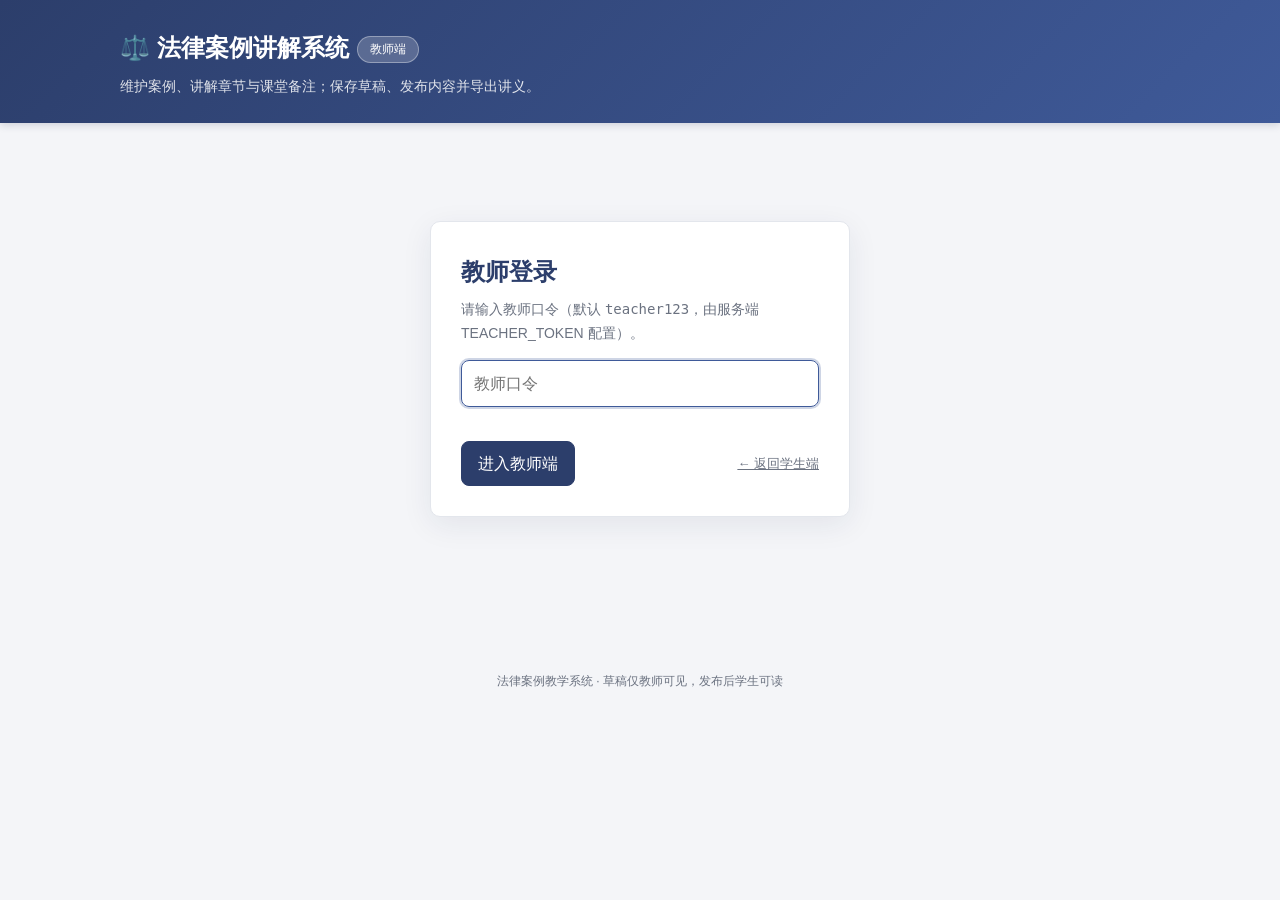
<file: web/teacher.html>
<!DOCTYPE html>
<html lang="zh-CN">
<head>
  <meta charset="UTF-8">
  <meta name="viewport" content="width=device-width, initial-scale=1">
  <title>法律案例讲解 · 教师端</title>
  <link rel="stylesheet" href="assets/app.css">
</head>
<body>
<header class="topbar">
  <div class="wrap">
    <h1>⚖️ 法律案例讲解系统<span class="tag">教师端</span></h1>
    <p class="sub">维护案例、讲解章节与课堂备注；保存草稿、发布内容并导出讲义。</p>
  </div>
</header>

<main class="wrap">
  <!-- 口令登录 -->
  <div id="loginView" class="login-card">
    <h2>教师登录</h2>
    <p>请输入教师口令（默认 <code>teacher123</code>，由服务端 TEACHER_TOKEN 配置）。</p>
    <input type="password" id="tokenInput" placeholder="教师口令" autocomplete="off">
    <div class="err" id="loginErr"></div>
    <div class="login-foot">
      <button id="loginBtn">进入教师端</button>
      <a href="index.html" style="font-size:13px;color:var(--muted);">← 返回学生端</a>
    </div>
  </div>

  <!-- 主界面 -->
  <div id="appView" hidden>
    <div class="teacher-layout">
      <aside class="side-panel">
        <h2>我的案例</h2>
        <button id="newCaseBtn" style="width:100%;margin-bottom:12px;">＋ 新建案例</button>
        <div id="caseItems"></div>
        <div style="margin-top:14px;text-align:center;">
          <a href="index.html" target="_blank" style="font-size:13px;color:var(--muted);">在新窗口打开学生端</a>
          <br>
          <button class="link" id="logoutBtn" style="margin-top:6px;">退出登录</button>
        </div>
      </aside>

      <section id="editor" class="editor">
        <div id="editorPlaceholder" class="empty">← 请从左侧选择一个案例，或点击「新建案例」开始备课。</div>
        <div id="editorBody" hidden>
          <div class="row" style="display:flex;justify-content:space-between;align-items:center;gap:10px;flex-wrap:wrap;">
            <h2>案例编辑</h2>
            <span id="caseStatus"></span>
          </div>

          <div class="actions-bar">
            <button id="saveBtn">💾 保存（保持当前状态）</button>
            <button class="secondary" id="publishBtn">📢 发布案例</button>
            <button class="secondary" id="unpublishBtn">🔒 下架为草稿</button>
            <button class="secondary" id="exportBtn">📄 导出 Markdown 讲义</button>
            <label style="display:flex;align-items:center;gap:6px;margin:0;font-weight:400;color:var(--muted);font-size:13px;">
              <input type="checkbox" id="includeNotes" style="width:auto;"> 讲义附带课堂备注
            </label>
            <button class="danger" id="deleteBtn" style="margin-left:auto;">删除案例</button>
          </div>

          <div class="grid-2">
            <div style="grid-column:1/-1;">
              <label>案例名称 *</label>
              <input type="text" id="f_title">
            </div>
            <div><label>案号</label><input type="text" id="f_caseNo"></div>
            <div><label>审理法院</label><input type="text" id="f_court"></div>
            <div><label>裁判日期</label><input type="text" id="f_date" placeholder="例：2025-03-12"></div>
            <div><label>案例类别</label><input type="text" id="f_category" placeholder="例：合同纠纷"></div>
            <div style="grid-column:1/-1;"><label>案情摘要</label><textarea id="f_summary" rows="3"></textarea></div>
            <div style="grid-column:1/-1;"><label>案件事实</label><textarea id="f_rows" rows="6"></textarea></div>
          </div>

          <div class="section">
            <h3>讲解章节</h3>
            <p style="font-size:13px;color:var(--muted);margin-top:0;">
              章节可单独保存草稿 / 发布；案例发布后，学生只能看到「已发布」的章节。
            </p>
            <div id="chapterList"></div>
            <button class="secondary small" id="addChapterBtn">＋ 新增章节</button>
          </div>

          <div class="section">
            <h3>课堂备注（仅教师可见）</h3>
            <p style="font-size:13px;color:var(--muted);margin-top:0;">备注不会出现在学生端，导出讲义时默认也不包含。</p>
            <div id="noteList"></div>
            <div style="display:flex;gap:8px;">
              <textarea id="newNote" rows="2" placeholder="记录课堂提问安排、重点提醒、待补充事项…"></textarea>
              <button id="addNoteBtn" style="white-space:nowrap;">添加备注</button>
            </div>
          </div>
        </div>
      </section>
    </div>
  </div>
</main>

<footer>法律案例教学系统 · 草稿仅教师可见，发布后学生可读</footer>

<script src="assets/api.js"></script>
<script src="assets/teacher.js"></script>
</body>
</html>
</file>
<file: web/assets/app.css>
:root {
  --primary: #2c3e6b;
  --primary-light: #3f5a99;
  --accent: #b08a3e;
  --bg: #f4f5f8;
  --card: #ffffff;
  --text: #23272f;
  --muted: #6b7280;
  --border: #e3e6ec;
  --green: #1e7d4f;
  --green-bg: #e6f4ec;
  --gray-bg: #eef0f3;
  --red: #b3382f;
  --radius: 10px;
}

* { box-sizing: border-box; }

body {
  margin: 0;
  font-family: "PingFang SC", "Microsoft YaHei", "Noto Sans SC", -apple-system, sans-serif;
  background: var(--bg);
  color: var(--text);
  line-height: 1.7;
}

.wrap { max-width: 1080px; margin: 0 auto; padding: 0 20px; }

.topbar {
  background: linear-gradient(135deg, var(--primary), var(--primary-light));
  color: #fff;
  padding: 28px 0 24px;
  box-shadow: 0 2px 8px rgba(30, 42, 78, .18);
}
.topbar h1 { margin: 0; font-size: 24px; font-weight: 700; }
.topbar .sub { margin: 6px 0 0; opacity: .85; font-size: 14px; }
.tag {
  display: inline-block; font-size: 12px; font-weight: 400; vertical-align: middle;
  background: rgba(255,255,255,.2); border: 1px solid rgba(255,255,255,.35);
  border-radius: 20px; padding: 2px 12px; margin-left: 8px;
}

main.wrap { padding: 28px 20px 60px; }

.toolbar { display: flex; gap: 10px; margin-bottom: 18px; flex-wrap: wrap; align-items: center; }
.toolbar input[type="search"], .toolbar input[type="text"] { flex: 1; min-width: 200px; }

input, textarea, select {
  font: inherit; color: var(--text);
  border: 1px solid var(--border); border-radius: 8px;
  padding: 9px 12px; background: #fff; width: 100%;
}
input:focus, textarea:focus, select:focus { outline: 2px solid rgba(63,90,153,.25); border-color: var(--primary-light); }
textarea { resize: vertical; min-height: 90px; }
label { font-size: 13px; color: var(--muted); display: block; margin-bottom: 4px; font-weight: 600; }

button {
  font: inherit; cursor: pointer; border: 1px solid var(--primary);
  background: var(--primary); color: #fff; border-radius: 8px;
  padding: 8px 16px; transition: .15s;
}
button:hover { background: var(--primary-light); border-color: var(--primary-light); }
button.secondary { background: #fff; color: var(--primary); }
button.secondary:hover { background: #eef2fa; }
button.danger { background: #fff; color: var(--red); border-color: #e0b4b0; }
button.danger:hover { background: #fbecea; }
button.small { padding: 4px 10px; font-size: 13px; }
button:disabled { opacity: .5; cursor: not-allowed; }
.link {
  background: none; border: none; color: var(--primary-light); padding: 0;
  margin-bottom: 16px; font-size: 14px;
}
.link:hover { text-decoration: underline; background: none; }

.cards { display: grid; grid-template-columns: repeat(auto-fill, minmax(320px, 1fr)); gap: 16px; }
.card {
  background: var(--card); border: 1px solid var(--border); border-radius: var(--radius);
  padding: 20px; cursor: pointer; transition: .15s;
  display: flex; flex-direction: column; gap: 8px;
}
.card:hover { box-shadow: 0 6px 18px rgba(30,42,78,.1); transform: translateY(-2px); border-color: #c8d2e6; }
.card h3 { margin: 0; font-size: 17px; color: var(--primary); }
.card .meta { font-size: 13px; color: var(--muted); display: flex; flex-wrap: wrap; gap: 4px 14px; }
.card .summary { font-size: 14px; color: #444; display: -webkit-box; -webkit-line-clamp: 3; -webkit-box-orient: vertical; overflow: hidden; }
.card .foot { font-size: 12px; color: var(--muted); margin-top: auto; padding-top: 6px; }

.badge {
  display: inline-block; font-size: 12px; border-radius: 20px; padding: 2px 10px;
  font-weight: 600; white-space: nowrap;
}
.badge.published { background: var(--green-bg); color: var(--green); }
.badge.draft { background: var(--gray-bg); color: #5a6270; }

.empty { text-align: center; color: var(--muted); padding: 60px 0; }

/* 详情页 */
.detail-head { border-bottom: 2px solid var(--border); padding-bottom: 16px; margin-bottom: 8px; }
.detail-head h2 { margin: 8px 0 10px; font-size: 24px; color: var(--primary); }
.detail-meta { display: flex; flex-wrap: wrap; gap: 6px 24px; color: var(--muted); font-size: 14px; }
.section { margin-top: 26px; }
.section h3 {
  font-size: 16px; color: var(--primary); border-left: 4px solid var(--accent);
  padding-left: 10px; margin: 0 0 12px;
}
.prose p { margin: 0 0 12px; text-align: justify; }
.chapter {
  background: var(--card); border: 1px solid var(--border); border-radius: var(--radius);
  padding: 18px 22px; margin-bottom: 14px;
}
.chapter h4 { margin: 0 0 10px; font-size: 16px; color: var(--primary-light); }
.chapter .chapter-meta { font-size: 12px; color: var(--muted); float: right; }

/* 教师端布局 */
.teacher-layout { display: grid; grid-template-columns: 300px 1fr; gap: 22px; align-items: start; }
.side-panel { background: var(--card); border: 1px solid var(--border); border-radius: var(--radius); padding: 16px; position: sticky; top: 16px; }
.side-panel h2 { font-size: 15px; margin: 0 0 12px; color: var(--primary); }
.case-item {
  border: 1px solid var(--border); border-radius: 8px; padding: 10px 12px; margin-bottom: 8px;
  cursor: pointer; background: #fff;
}
.case-item:hover { border-color: #c8d2e6; background: #fafbfe; }
.case-item.active { border-color: var(--primary-light); background: #eef2fa; }
.case-item .t { font-size: 14px; font-weight: 600; color: var(--text); display: flex; justify-content: space-between; gap: 8px; align-items: center; }
.case-item .s { font-size: 12px; color: var(--muted); margin-top: 3px; }

.editor {
  background: var(--card); border: 1px solid var(--border);
  border-radius: var(--radius); padding: 24px;
}
.editor h2 { margin: 0 0 4px; font-size: 20px; color: var(--primary); }
.grid-2 { display: grid; grid-template-columns: 1fr 1fr; gap: 12px; }
.actions-bar { display: flex; gap: 10px; flex-wrap: wrap; padding: 14px 0; margin: 16px 0; border-top: 1px solid var(--border); border-bottom: 1px solid var(--border); }
.sub-block { border: 1px solid var(--border); border-radius: 8px; padding: 14px; margin-bottom: 12px; background: #fcfcfe; }
.sub-block .row { display: flex; gap: 10px; align-items: center; margin-bottom: 8px; flex-wrap: wrap; }
.sub-block .row input.order { width: 80px; }
.sub-block .row .title-input { flex: 1; }
.sub-block .btns { margin-left: auto; display: flex; gap: 6px; flex-wrap: wrap; }
.note-item { display: flex; gap: 10px; align-items: flex-start; margin-bottom: 10px; }
.note-item textarea { flex: 1; }
.note-meta { font-size: 12px; color: var(--muted); margin-top: 4px; }

/* 登录卡片 */
.login-card {
  max-width: 420px; margin: 70px auto; background: var(--card);
  border: 1px solid var(--border); border-radius: var(--radius); padding: 30px;
  box-shadow: 0 8px 30px rgba(30,42,78,.08);
}
.login-card h2 { margin: 0 0 6px; color: var(--primary); }
.login-card p { color: var(--muted); font-size: 14px; margin-top: 0; }
.login-card .err { color: var(--red); font-size: 13px; min-height: 20px; margin: 6px 0; }
.login-foot { display: flex; justify-content: space-between; align-items: center; margin-top: 8px; }

#toast {
  position: fixed; left: 50%; bottom: 32px; transform: translateX(-50%);
  background: #2c333d; color: #fff; padding: 10px 22px; border-radius: 8px;
  font-size: 14px; opacity: 0; pointer-events: none; transition: opacity .25s; z-index: 99;
}
#toast.show { opacity: .95; }
#toast.error { background: var(--red); }

footer { text-align: center; color: var(--muted); font-size: 12px; padding: 24px 0 36px; }

@media (max-width: 820px) {
  .teacher-layout { grid-template-columns: 1fr; }
  .side-panel { position: static; }
  .grid-2 { grid-template-columns: 1fr; }
}

@media print {
  .topbar, .toolbar, .link, footer, .no-print { display: none !important; }
  body { background: #fff; }
  .chapter, .editor, .card { border: none; box-shadow: none; }
}
</file>
